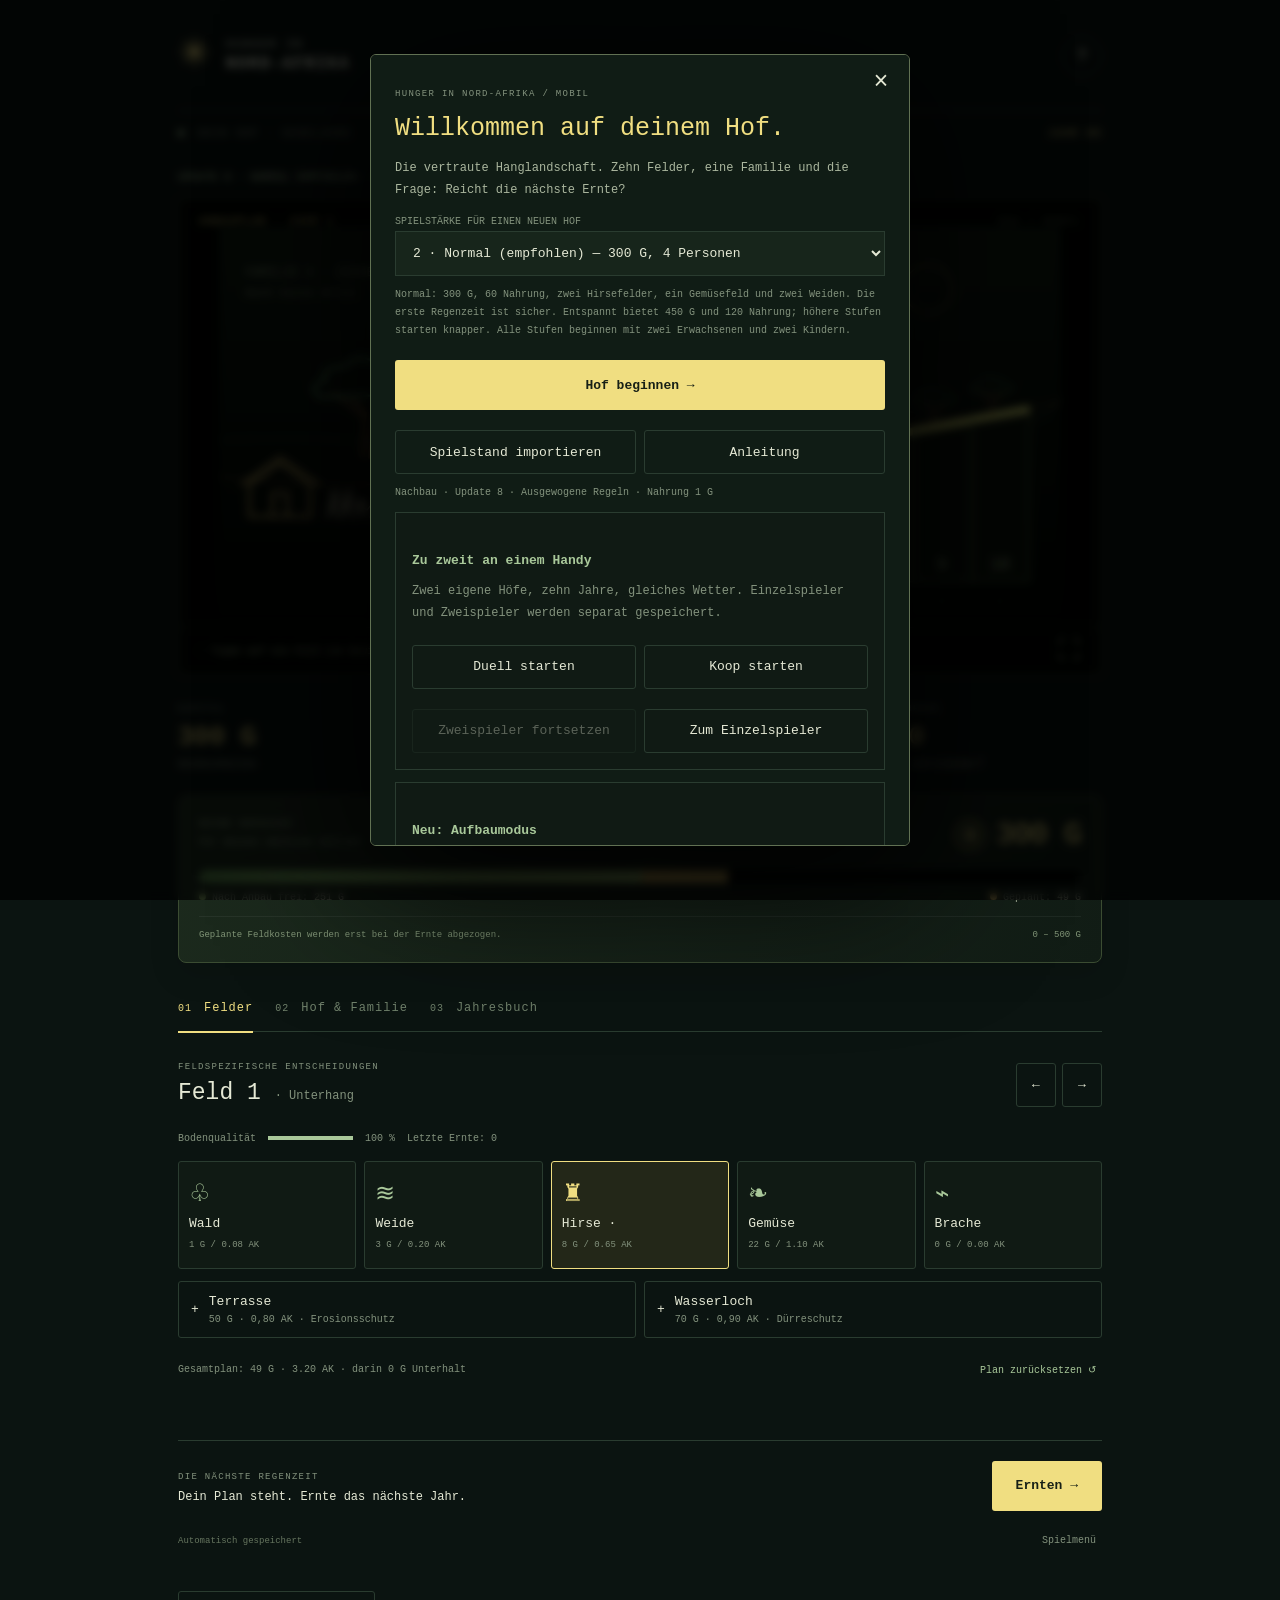
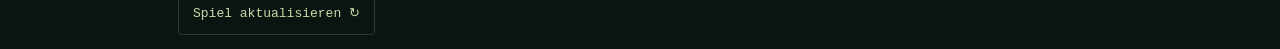
<file: index.html>
<!doctype html><html lang="de"><head><meta charset="utf-8"><meta name="viewport" content="width=device-width,initial-scale=1,viewport-fit=cover"><meta name="theme-color" content="#0b1411"><meta name="apple-mobile-web-app-capable" content="yes"><meta name="apple-mobile-web-app-title" content="Nord-Afrika"><link rel="manifest" href="manifest.webmanifest"><link rel="icon" href="icon.svg"><link rel="apple-touch-icon" href="icon-180.png"><title>Hunger in Nord-Afrika · Mobil</title><link rel="stylesheet" href="style.css?v=8"><link rel="stylesheet" href="effects.css?v=8"></head><body>
<div class="app"><header><a href="#" id="brand" aria-label="Spielinfo"><span class="brandmark">✳</span><span>HUNGER IN<br><strong>NORD-AFRIKA</strong></span></a><button class="iconbtn" id="help" aria-label="Anleitung">?</button></header>
<div class="topline"><span><i class="dot"></i> DEIN HOF · SAHELZONE</span><span id="year">JAHR 00</span></div>
<main><section class="landscape" id="landscapewrap"><div class="scenehead"><span id="season">VOR DER REGENZEIT</span><span class="live">EGA / MOBIL</span></div><svg id="scene" viewBox="0 0 800 380" role="img" aria-label="Hof mit Familie, Tieren und zehn auswählbaren Feldern"></svg><div class="scenefoot"><span>↑ Tippe auf ein Feld zum Bewirtschaften</span><button id="full" aria-label="Vollbild">⛶</button></div></section>
<section class="metrics" aria-label="Hofübersicht"><div><small>KAPITAL</small><b id="money"></b><span>Geldeinheiten</span></div><div><small>ARBEITSKRAFT</small><b id="work"></b><span id="workleft"></span></div><div><small id="herdlabel">RINDER</small><b id="herd"></b><span id="pasture"></span></div><div><small>NAHRUNG</small><b id="stock"></b><span id="need"></span></div></section>
<section class="budget" id="budgetpanel" aria-label="Geldübersicht"><div class="budgethead"><div><small>DEINE HOFKASSE</small><p id="budgetdelta">Für deinen nächsten Schritt</p></div><strong><span class="budgetcoin" aria-hidden="true">G</span><span id="budgetcapital">0 G</span></strong></div><div id="budgetbar" class="budgetbar" role="img"><i id="budgetfreebar"></i><i id="budgetreservedbar"></i></div><div class="budgetlegend"><span><em></em>Nach Anbau frei: <b id="budgetfree">0 G</b></span><span><em class="reserved"></em>Geplant: <b id="budgetplanned">0 G</b></span></div><div class="budgetfoot"><span id="budgetlast"></span><span id="budgetscale"></span></div></section>
<nav aria-label="Bereiche"><button data-tab="fields" class="active">01 <span>Felder</span></button><button data-tab="farm">02 <span>Hof & Familie</span></button><button data-tab="history">03 <span>Jahresbuch</span></button></nav>
<section id="fields" class="tab"><div class="sectiontitle"><div><small>FELDSPEZIFISCHE ENTSCHEIDUNGEN</small><h1 id="fieldtitle">Feld 1 <span>· Unterhang</span></h1></div><div class="arrows"><button id="prev" aria-label="Vorheriges Feld">←</button><button id="next" aria-label="Nächstes Feld">→</button></div></div><div id="fieldinfo"></div><div id="crops" class="cropgrid"></div><div id="improvements" class="improvements"></div><div class="planline"><span id="plantotal"></span><button id="resetplan">Plan zurücksetzen ↺</button></div><p id="warning" role="status"></p></section>
<section id="farm" class="tab" hidden><div class="sectiontitle"><div><small>ALLGEMEINE ENTSCHEIDUNGEN</small><h1>Hof & Familie</h1></div></div><div id="family"></div><div id="market"></div></section>
<section id="history" class="tab" hidden><div class="sectiontitle"><div><small>WETTER, ERTRAG UND ENTWICKLUNG</small><h1>Dein Jahresbuch</h1></div></div><div id="historycontent"></div></section>
</main><footer><div><small id="footerlabel">DIE NÄCHSTE REGENZEIT</small><strong id="footertext">Dein Plan steht.</strong></div><button id="harvest" class="primary">Ernten <span>→</span></button></footer><div class="bottom"><span id="savestatus">Automatisch gespeichert</span><button id="menu">Spielmenü</button></div></div>
<dialog id="dialog"><div id="dialogbody"></div><button class="close" id="close" aria-label="Schließen">×</button></dialog><div id="toast" role="status"></div><script src="engine.js?v=8"></script><script src="app.js?v=8"></script><script src="multiplayer.js?v=8"></script><script src="duo-ui.js?v=8"></script><script src="expansion.js?v=8"></script><script src="expansion-ui.js?v=8"></script><script src="effects.js?v=8"></script><script src="update.js?v=8"></script></body></html>
</file>
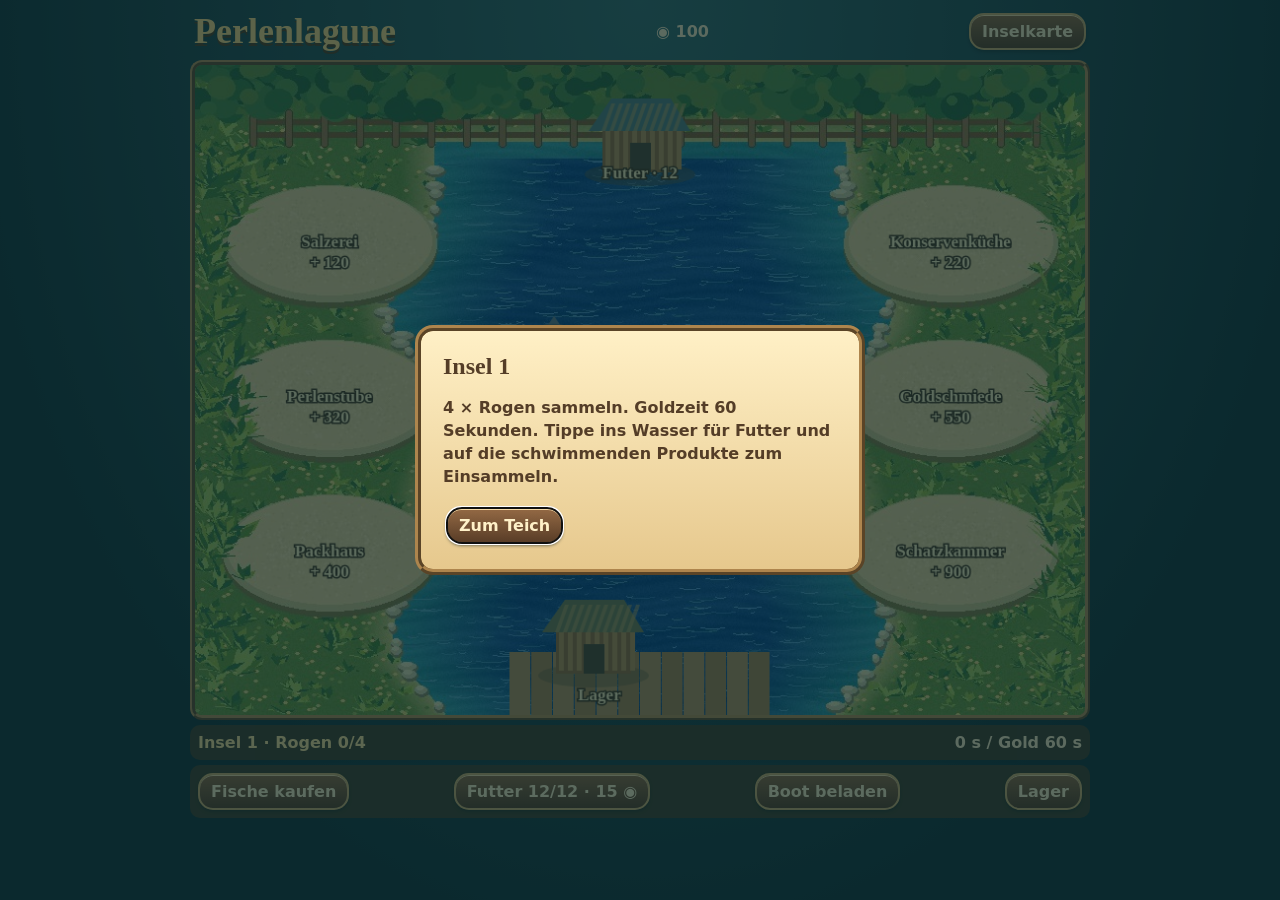
<file: farmtal/index.html>
<!doctype html><html lang="de"><meta charset="utf-8"><meta name="viewport" content="width=device-width,initial-scale=1"><title>Perlenlagune</title><style>
*{box-sizing:border-box}body{margin:0;min-height:100svh;background:radial-gradient(ellipse at top,#356c70,#112f38 75%);color:#ffedc7;font:600 16px system-ui}main{max-width:920px;margin:auto;padding:10px}header,footer,nav{display:flex;align-items:center;justify-content:space-between;gap:5px;flex-wrap:wrap}header{padding:0 4px 8px}h1{font: bold clamp(23px,4vw,36px) Georgia;margin:0;color:#ffdb88;text-shadow:0 3px #513b22}button{color:#fff1c8;background:linear-gradient(#936944,#593d27);border:2px solid #d1af70;border-radius:15px;font:inherit;cursor:pointer;padding:7px 11px;box-shadow:inset 0 1px #f3d9a7,0 2px 3px #15262980}button:disabled{opacity:.55}#pond{display:block;width:100%;aspect-ratio:900/660;border:5px ridge #b58d57;border-radius:12px;touch-action:manipulation;background:url(lagune.jpg) center/cover}nav,footer{background:#403c2b;padding:8px;border-radius:10px;margin:5px 0}#goal{color:#ffe29b}dialog{color:#543d27;background:linear-gradient(#fff0c6,#e6c88d);border:6px ridge #ae854d;border-radius:18px;padding:22px;width:min(450px,90vw)}dialog::backdrop{background:#092629a8}dialog h2{font-family:Georgia;margin:0 0 12px}dialog button{margin:3px}#message{min-height:22px;font-size:14px}p{line-height:1.45} @media(max-width:520px){main{padding:3px}body,button{font-size:12px}button{padding:6px}#pond{border-width:3px}}
</style><main><header><h1>Perlenlagune</h1><span id="coins"></span><button id="map">Inselkarte</button></header><canvas id="pond" width="900" height="660" aria-label="Fischteich mit sechs Bauplätzen"></canvas><nav><span id="goal"></span><span id="clock"></span></nav><footer><button id="fish">Fische kaufen</button><button id="food">Futter auffüllen</button><button id="ship">Boot beladen</button><button id="stock">Lager</button></footer><div id="message" role="status"></div><dialog id="dialog"></dialog></main><script src="lagune.js"></script></html>
</file>
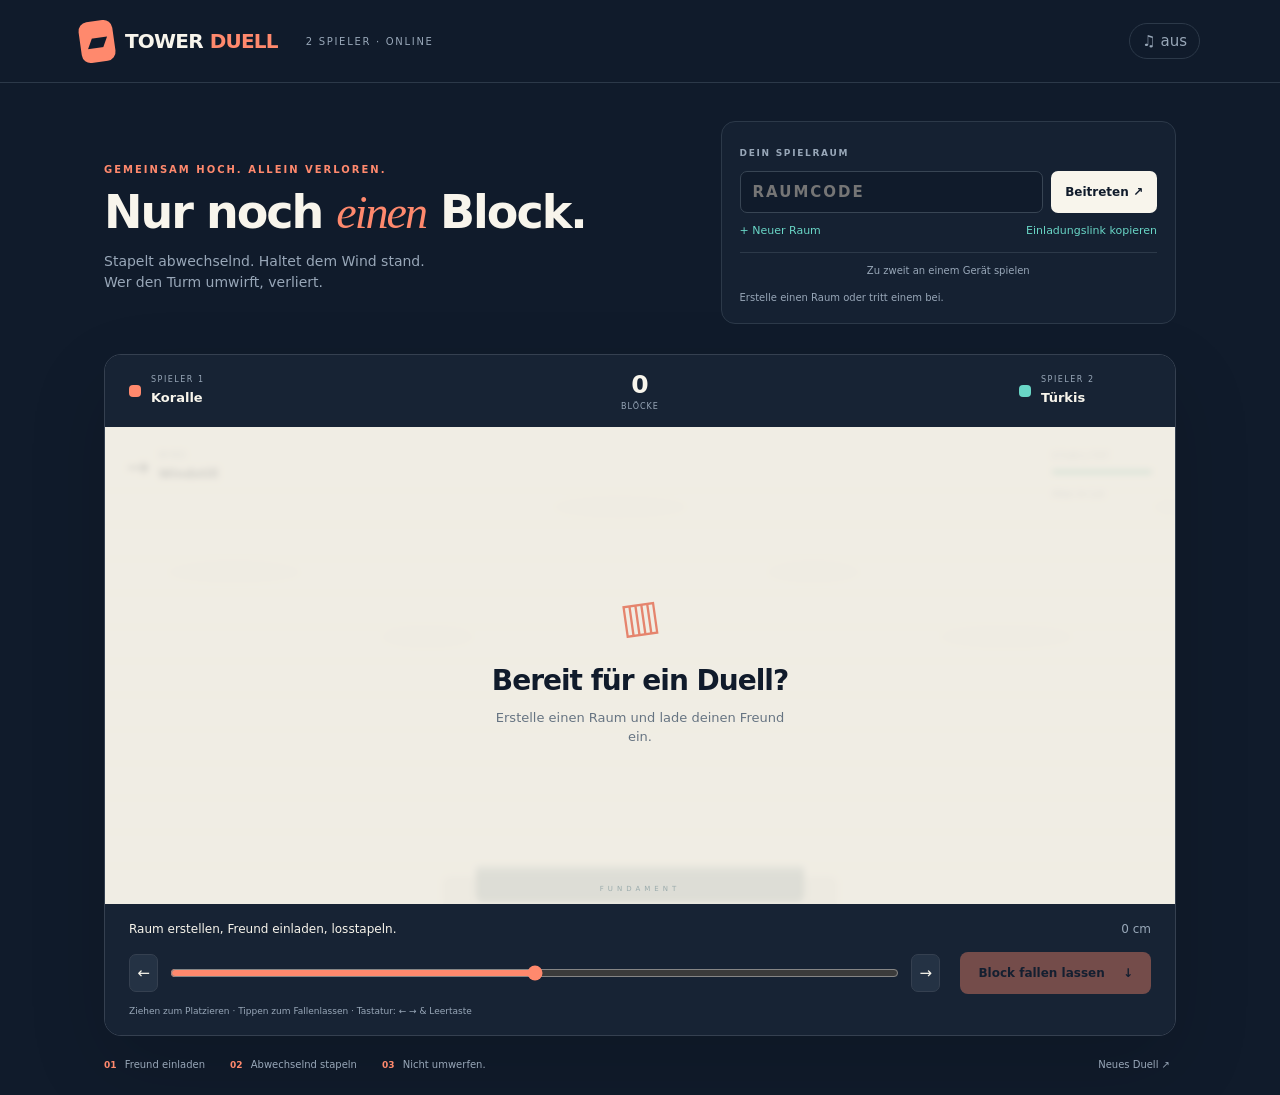
<file: tower-duell/index.html>
<!doctype html><html lang="de"><head><meta charset="utf-8"><meta name="viewport" content="width=device-width,initial-scale=1,viewport-fit=cover"><meta name="theme-color" content="#101b2b"><title>Tower Duell</title><meta property="og:title" content="Tower Duell"><meta property="og:description" content="Ein Turm. Zwei Spieler. Wer ihn umwirft, verliert."><link rel="icon" href="./favicon.svg"><link rel="stylesheet" href="./style.css"></head><body>
<header><a class="brand" href="./"><span class="logo">▰</span>TOWER<span>DUELL</span></a><span class="tag">2 SPIELER · ONLINE</span><button id="sound" class="icon" aria-label="Ton einschalten">♫ aus</button></header>
<main><section class="intro"><div><p class="eyebrow">GEMEINSAM HOCH. ALLEIN VERLOREN.</p><h1>Nur noch <em>einen</em> Block.</h1><p class="sub">Stapelt abwechselnd. Haltet dem Wind stand.<br>Wer den Turm umwirft, verliert.</p></div><div class="room-card"><label for="roomInput">DEIN SPIELRAUM</label><div class="room-entry"><input id="roomInput" maxlength="32" placeholder="Raumcode" aria-label="Raumcode"><button id="join">Beitreten ↗</button></div><div class="room-actions"><button id="create">+ Neuer Raum</button><button id="invite">Einladungslink kopieren</button></div><button id="local" class="local-button">Zu zweit an einem Gerät spielen</button><p id="connection" role="status">Erstelle einen Raum oder tritt einem bei.</p></div></section>
<section class="game"><div class="game-head"><div class="player" id="p0"><span class="dot coral"></span><div><small>SPIELER 1</small><strong id="name0">Koralle</strong></div><span class="turn-indicator">AM ZUG</span></div><div class="height"><strong id="height">0</strong><span>BLÖCKE</span></div><div class="player" id="p1"><span class="dot teal"></span><div><small>SPIELER 2</small><strong id="name1">Türkis</strong></div><span class="turn-indicator">AM ZUG</span></div></div>
<div class="arena"><canvas id="canvas" aria-label="Spielfeld mit Turm. Position mit Regler oder Pfeiltasten wählen."></canvas><div class="weather"><span id="windArrow">→</span><div><small>WIND</small><strong id="wind">Windstill</strong></div></div><div class="risk"><small>STABILITÄT</small><div><i id="riskFill"></i></div><span id="riskText">Alles im Lot</span></div><div id="overlay"><span class="over-icon">▥</span><h2 id="overlayTitle">Bereit für ein Duell?</h2><p id="overlayText">Erstelle einen Raum und lade deinen Freund ein.</p><button id="rematch" hidden>Revanche ↻</button></div><div class="ground-label">FUNDAMENT</div></div>
<div class="controls"><div class="status-line"><span id="status" role="status" aria-live="polite">Raum erstellen, Freund einladen, losstapeln.</span><span id="positionLabel">0 cm</span></div><div class="input-row"><button id="left" class="nudge" aria-label="Block nach links">←</button><input id="position" type="range" min="-220" max="220" value="0" step="1" aria-label="Horizontale Blockposition"><button id="right" class="nudge" aria-label="Block nach rechts">→</button><button id="drop" disabled>Block fallen lassen <span>↓</span></button></div><p class="hint">Ziehen zum Platzieren · Tippen zum Fallenlassen · Tastatur: ← → & Leertaste</p></div></section><footer><span><b>01</b> Freund einladen</span><span><b>02</b> Abwechselnd stapeln</span><span><b>03</b> Nicht umwerfen.</span><button id="newRoom">Neues Duell ↗</button></footer></main><div id="toast" role="status"></div><script src="./vendor/peerjs.min.js"></script><script type="module" src="./client.js?v=5"></script></body></html>
</file>
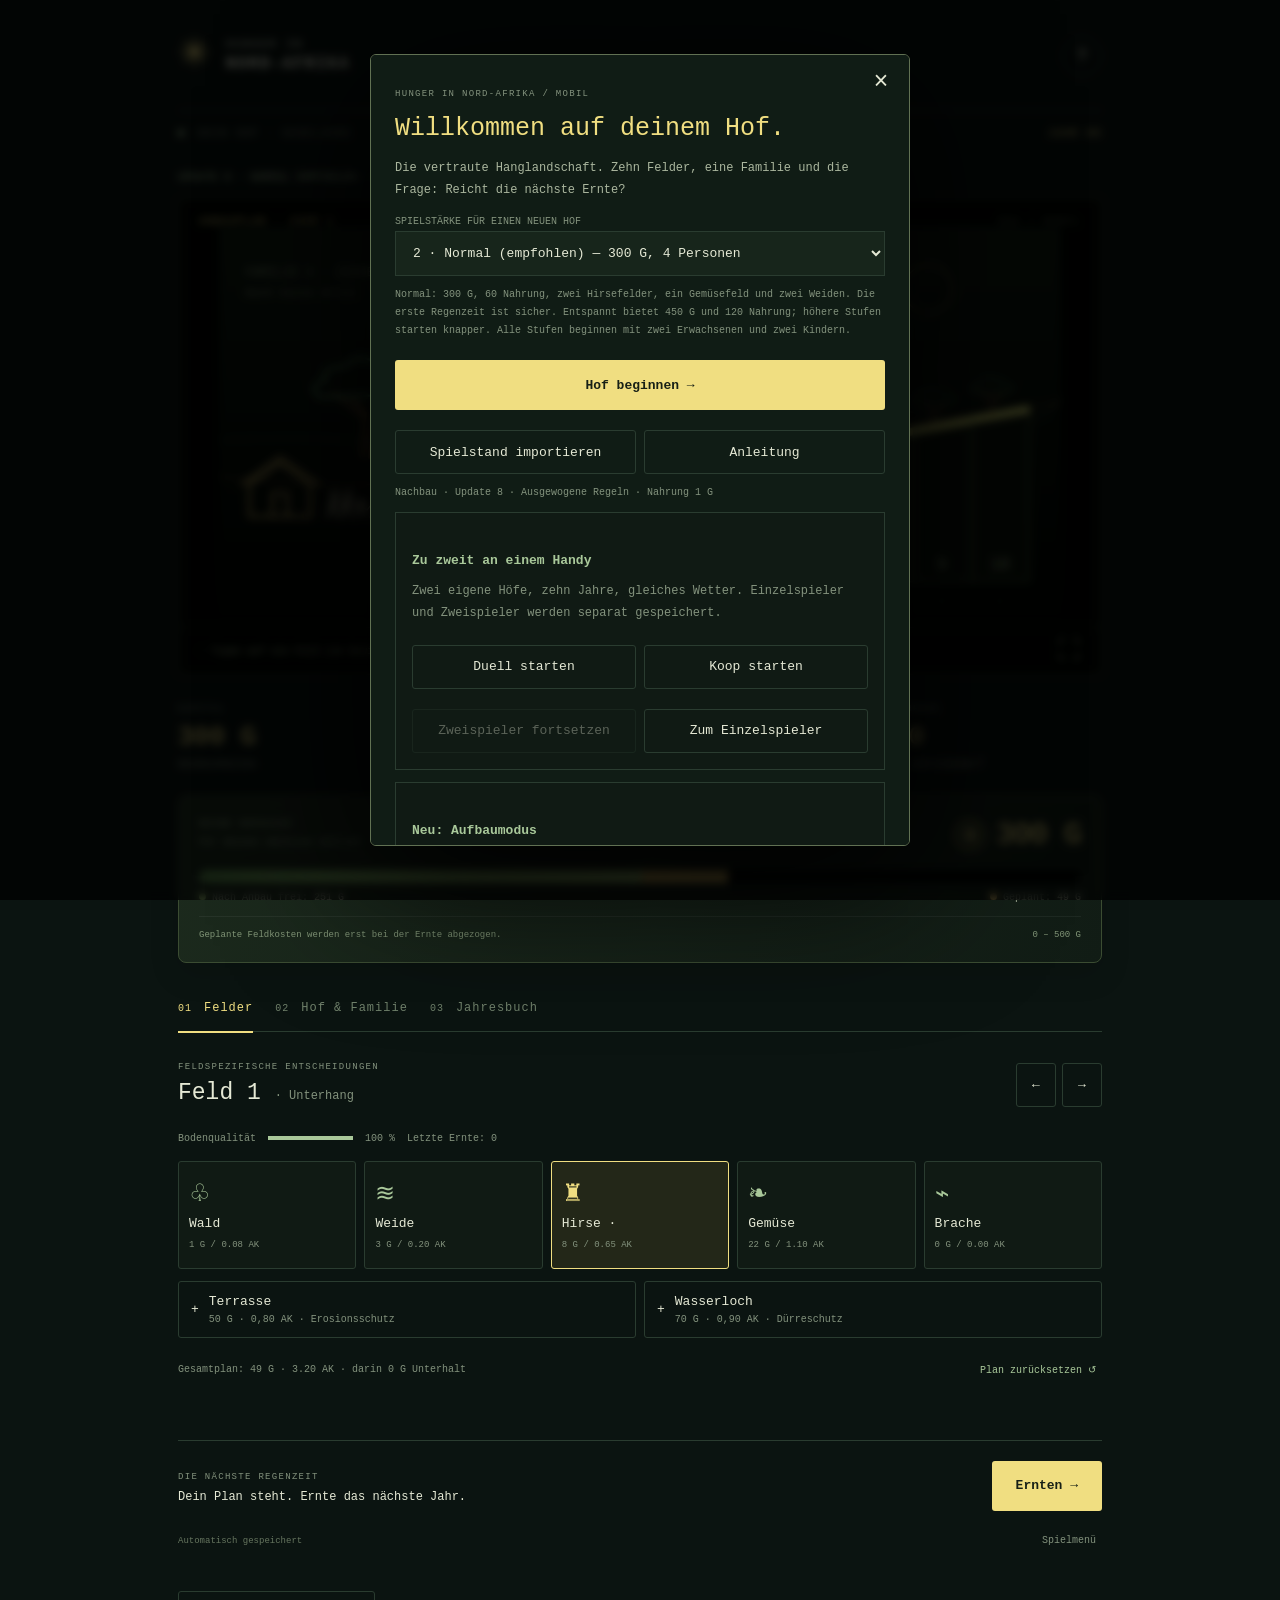
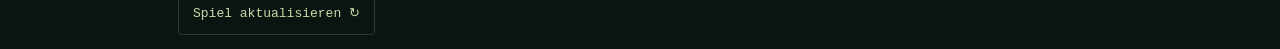
<file: play.html>
<!doctype html><html lang="de"><head><meta charset="utf-8"><meta name="viewport" content="width=device-width,initial-scale=1,viewport-fit=cover"><meta name="theme-color" content="#0b1411"><meta name="apple-mobile-web-app-capable" content="yes"><meta name="apple-mobile-web-app-title" content="Nord-Afrika"><link rel="manifest" href="manifest.webmanifest"><link rel="icon" href="icon.svg"><link rel="apple-touch-icon" href="icon-180.png"><title>Hunger in Nord-Afrika · Mobil</title><link rel="stylesheet" href="style.css?v=8"><link rel="stylesheet" href="effects.css?v=8"></head><body>
<div class="app"><header><a href="#" id="brand" aria-label="Spielinfo"><span class="brandmark">✳</span><span>HUNGER IN<br><strong>NORD-AFRIKA</strong></span></a><button class="iconbtn" id="help" aria-label="Anleitung">?</button></header>
<div class="topline"><span><i class="dot"></i> DEIN HOF · SAHELZONE</span><span id="year">JAHR 00</span></div>
<main><section class="landscape" id="landscapewrap"><div class="scenehead"><span id="season">VOR DER REGENZEIT</span><span class="live">EGA / MOBIL</span></div><svg id="scene" viewBox="0 0 800 380" role="img" aria-label="Hof mit Familie, Tieren und zehn auswählbaren Feldern"></svg><div class="scenefoot"><span>↑ Tippe auf ein Feld zum Bewirtschaften</span><button id="full" aria-label="Vollbild">⛶</button></div></section>
<section class="metrics" aria-label="Hofübersicht"><div><small>KAPITAL</small><b id="money"></b><span>Geldeinheiten</span></div><div><small>ARBEITSKRAFT</small><b id="work"></b><span id="workleft"></span></div><div><small id="herdlabel">RINDER</small><b id="herd"></b><span id="pasture"></span></div><div><small>NAHRUNG</small><b id="stock"></b><span id="need"></span></div></section>
<section class="budget" id="budgetpanel" aria-label="Geldübersicht"><div class="budgethead"><div><small>DEINE HOFKASSE</small><p id="budgetdelta">Für deinen nächsten Schritt</p></div><strong><span class="budgetcoin" aria-hidden="true">G</span><span id="budgetcapital">0 G</span></strong></div><div id="budgetbar" class="budgetbar" role="img"><i id="budgetfreebar"></i><i id="budgetreservedbar"></i></div><div class="budgetlegend"><span><em></em>Nach Anbau frei: <b id="budgetfree">0 G</b></span><span><em class="reserved"></em>Geplant: <b id="budgetplanned">0 G</b></span></div><div class="budgetfoot"><span id="budgetlast"></span><span id="budgetscale"></span></div></section>
<nav aria-label="Bereiche"><button data-tab="fields" class="active">01 <span>Felder</span></button><button data-tab="farm">02 <span>Hof & Familie</span></button><button data-tab="history">03 <span>Jahresbuch</span></button></nav>
<section id="fields" class="tab"><div class="sectiontitle"><div><small>FELDSPEZIFISCHE ENTSCHEIDUNGEN</small><h1 id="fieldtitle">Feld 1 <span>· Unterhang</span></h1></div><div class="arrows"><button id="prev" aria-label="Vorheriges Feld">←</button><button id="next" aria-label="Nächstes Feld">→</button></div></div><div id="fieldinfo"></div><div id="crops" class="cropgrid"></div><div id="improvements" class="improvements"></div><div class="planline"><span id="plantotal"></span><button id="resetplan">Plan zurücksetzen ↺</button></div><p id="warning" role="status"></p></section>
<section id="farm" class="tab" hidden><div class="sectiontitle"><div><small>ALLGEMEINE ENTSCHEIDUNGEN</small><h1>Hof & Familie</h1></div></div><div id="family"></div><div id="market"></div></section>
<section id="history" class="tab" hidden><div class="sectiontitle"><div><small>WETTER, ERTRAG UND ENTWICKLUNG</small><h1>Dein Jahresbuch</h1></div></div><div id="historycontent"></div></section>
</main><footer><div><small id="footerlabel">DIE NÄCHSTE REGENZEIT</small><strong id="footertext">Dein Plan steht.</strong></div><button id="harvest" class="primary">Ernten <span>→</span></button></footer><div class="bottom"><span id="savestatus">Automatisch gespeichert</span><button id="menu">Spielmenü</button></div></div>
<dialog id="dialog"><div id="dialogbody"></div><button class="close" id="close" aria-label="Schließen">×</button></dialog><div id="toast" role="status"></div><script src="engine.js?v=8"></script><script src="app.js?v=8"></script><script src="multiplayer.js?v=8"></script><script src="duo-ui.js?v=8"></script><script src="expansion.js?v=8"></script><script src="expansion-ui.js?v=8"></script><script src="effects.js?v=8"></script><script src="update.js?v=8"></script></body></html>
</file>
<file: style.css>
:root{color-scheme:dark;--bg:#0b1411;--panel:#111e18;--line:#2a3c30;--green:#a9c89a;--muted:#83927d;--yellow:#f0de81;--ink:#e5e9d5}*{box-sizing:border-box}body{margin:0;background:var(--bg);color:var(--ink);font-family:ui-monospace,SFMono-Regular,Consolas,monospace;font-size:13px}button,a{-webkit-tap-highlight-color:transparent}button{font:inherit;color:inherit;cursor:pointer;border:1px solid var(--line);background:transparent;min-height:44px;border-radius:3px;touch-action:manipulation}button:focus-visible,a:focus-visible{outline:2px solid var(--yellow);outline-offset:3px}button:disabled{opacity:.35;cursor:not-allowed}a{color:inherit;text-decoration:none}.app{max-width:980px;margin:auto;padding:0 28px}header{display:flex;align-items:center;justify-content:space-between;padding:28px 0 25px}#brand{display:flex;gap:13px;align-items:center;font-size:11px;line-height:1.45;letter-spacing:2px}#brand strong{font-size:16px;letter-spacing:1.7px}.brandmark{font-size:39px;color:var(--yellow)}.iconbtn{width:40px;min-height:40px;border-radius:50%;font-size:18px}.topline{border-top:1px solid var(--line);display:flex;justify-content:space-between;padding:17px 0;font-size:10px;letter-spacing:1.7px;color:var(--muted)}#year{color:var(--yellow)}.dot{display:inline-block;width:6px;height:6px;border-radius:50%;background:var(--green);margin-right:6px}.landscape{border:1px solid #34432b;background:#030704;position:relative;overflow:hidden}.landscape:after{content:'';position:absolute;inset:0;pointer-events:none;background:repeating-linear-gradient(transparent 0px,transparent 3px,#0002 4px);opacity:.5}.scenehead{display:flex;justify-content:space-between;padding:17px 20px 0;font-size:10px;letter-spacing:1.5px;color:var(--yellow)}.live{color:#54634a}#scene{display:block;width:100%;height:auto;max-height:400px}#scene [data-field]{cursor:pointer}.scenefoot{padding:8px 14px 8px 20px;display:flex;align-items:center;justify-content:space-between;color:#93a77c;font-size:10px;border-top:1px solid #233120}.scenefoot button{border:0;min-height:30px;font-size:24px;z-index:1}.metrics{display:grid;grid-template-columns:repeat(4,1fr);padding:25px 0}.metrics>div{padding-left:22px;border-right:1px solid var(--line)}.metrics>div:first-child{padding:0}.metrics>div:last-child{border:0}small{font-size:9px;letter-spacing:1.3px;color:var(--muted)}.metrics b{display:block;font-size:26px;font-weight:400;margin:7px 0;color:var(--yellow)}.metrics span{display:block;font-size:10px;color:var(--muted)}nav{display:flex;gap:22px;border-bottom:1px solid var(--line)}nav button{border:0;border-radius:0;color:#70816b;padding:16px 0;font-size:10px;letter-spacing:1px}nav button span{font-size:12px;margin-left:5px}nav button.active{color:var(--yellow);box-shadow:0 2px var(--yellow)}.tab{padding:26px 0 10px;min-height:300px}.sectiontitle{display:flex;justify-content:space-between;align-items:center;margin-bottom:20px}h1{font-size:23px;font-weight:400;margin:7px 0}h1 span{font-size:12px;color:var(--muted)}.arrows{display:flex;gap:6px}.arrows button{width:40px}.soilrow{display:flex;align-items:center;gap:12px;font-size:10px;color:var(--muted);margin-bottom:17px}.soilbar{height:4px;width:85px;background:#283226}.soilbar i{display:block;height:100%;background:var(--green)}.cropgrid{display:grid;grid-template-columns:repeat(5,1fr);gap:8px}.crop{min-height:108px;padding:12px 10px;text-align:left;background:#101a14}.crop.selected{border-color:var(--yellow);background:#232718}.crop .glyph{font-size:24px;display:block;height:32px;color:var(--green)}.crop.selected .glyph{color:var(--yellow)}.crop b{display:block;font-weight:400;margin:5px 0}.crop small{font-size:9px;letter-spacing:0}.improvements{display:grid;grid-template-columns:1fr 1fr;gap:8px;margin-top:12px}.improvements button{padding:12px;text-align:left;display:flex;gap:10px;align-items:center}.improvements small{display:block;letter-spacing:0;font-size:10px;margin-top:5px}.improvements .checked{border-color:#779668;color:var(--green)}.planline{display:flex;justify-content:space-between;align-items:center;color:var(--muted);font-size:10px;margin-top:10px}.planline button{border:0;color:var(--green);font-size:10px}#warning{color:#eda589;font-size:11px;min-height:16px}footer{border-top:1px solid var(--line);padding:20px 0 8px;display:flex;justify-content:space-between;align-items:center;gap:10px}footer strong{display:block;font-weight:400;margin-top:7px;font-size:12px}.primary{background:var(--yellow);color:#172016;border:0;padding:0 24px;font-weight:bold;min-height:50px;font-size:13px}.primary span{margin-left:25px}.bottom{display:flex;justify-content:space-between;align-items:center;font-size:9px;color:#66755f;padding-bottom:max(20px,env(safe-area-inset-bottom))}.bottom button{border:0;font-size:10px;color:var(--muted)}.card{border:1px solid var(--line);padding:16px;margin-bottom:12px;background:#101a14}.card h2{font-size:15px;font-weight:400;margin:0 0 10px}.card p{color:var(--muted);line-height:1.8;font-size:12px}.trade{display:flex;justify-content:space-between;gap:10px;align-items:center;border-top:1px solid var(--line);padding:14px 0}.trade:first-child{border:0}.trade small{display:block;letter-spacing:0;font-size:10px;margin-top:5px}.trade button{min-width:44px;padding:0 10px}.controls{display:flex;gap:6px;align-items:center}.people{display:flex;gap:12px;flex-wrap:wrap;margin:18px 0;color:var(--green)}.people div{text-align:center}.people svg{width:30px;height:45px;display:block}.people small{letter-spacing:0}.tag{color:var(--yellow)}.empty{text-align:center;padding:30px 0;color:var(--muted);line-height:1.8}dialog{color:var(--ink);background:#101c15;border:1px solid #617153;border-radius:6px;max-width:540px;width:calc(100% - 28px);max-height:88dvh;padding:30px 24px;box-shadow:0 30px 150px #000;position:fixed}dialog::backdrop{background:#000b;backdrop-filter:blur(4px)}dialog h2{font-size:25px;font-weight:400;color:var(--yellow);margin:14px 0}dialog h3{font-size:13px;color:var(--green);margin-top:24px}dialog p,dialog li{font-size:12px;line-height:1.85;color:#aab69e}dialog ul{padding-left:18px}.close{position:absolute;top:5px;right:8px;width:40px;border:0;font-size:25px}.dialogactions{display:flex;gap:8px;flex-wrap:wrap;margin-top:20px}.dialogactions button{flex:1;padding:10px;white-space:nowrap}select{font:inherit;width:100%;padding:13px;background:#17251b;border:1px solid var(--line);color:var(--ink)}.reportgrid{display:grid;grid-template-columns:1fr 1fr;gap:10px}.reportgrid div{padding:13px;background:#19271b}.reportgrid b{display:block;font-size:22px;margin-top:6px;color:var(--yellow)}#toast{position:fixed;bottom:25px;left:50%;transform:translateX(-50%);padding:13px 20px;background:var(--yellow);color:#152017;z-index:5;max-width:90%;display:none;font-size:12px}table{width:100%;border-collapse:collapse;font-size:11px}td,th{padding:12px 6px;border-bottom:1px solid var(--line);text-align:left}th{color:var(--muted);font-size:9px;font-weight:400}a.source{color:var(--green);text-decoration:underline}.subtle{color:var(--muted);font-size:10px;line-height:1.8}.historyscroll{overflow:auto} [hidden]{display:none!important}@media(max-width:600px){.app{padding:0 16px}header{padding:18px 0}#brand strong{font-size:14px}.topline{font-size:9px;letter-spacing:1px}.scenehead{padding:13px 12px 0;font-size:8px}.scenefoot{padding-left:10px;font-size:8px}.metrics{padding:19px 0}.metrics>div{padding-left:10px}.metrics b{font-size:21px}.metrics small{font-size:8px;letter-spacing:.5px}.metrics span{font-size:8px}nav{gap:17px}nav button span{font-size:10px;margin-left:3px}nav button{font-size:9px}.tab{padding-top:22px}h1{font-size:21px}.cropgrid{grid-template-columns:repeat(3,1fr)}.crop{min-height:95px}.crop:nth-child(4),.crop:nth-child(5){min-height:85px}.improvements{gap:6px}.improvements button{padding:10px;font-size:11px}.improvements small{font-size:9px}.planline{font-size:9px}.planline button{font-size:9px}footer{position:sticky;bottom:0;background:var(--bg);padding-bottom:14px;z-index:2}footer small{font-size:8px}footer strong{font-size:10px}.primary{padding:0 18px}h1 span{font-size:10px}.sectiontitle small{font-size:8px}.reportgrid b{font-size:20px}}@media(prefers-reduced-motion:no-preference){.dot{animation:blink 3s infinite}@keyframes blink{50%{opacity:.4}}}


#duopanel{margin-bottom:16px}#duopanel h2{margin-top:12px}.duoscores{display:flex;justify-content:space-between;gap:12px;flex-wrap:wrap}#duopanel .dialogactions button{white-space:normal}

.buildgrid{display:grid;grid-template-columns:1fr 1fr;gap:10px;margin-top:18px}.buildgrid .card{margin:0;display:flex;flex-direction:column}.buildgrid p{flex:1}.buildgrid h3{font-size:13px;color:var(--yellow)}.buildicon{color:var(--green)}.buildgrid button{padding:8px}#expansionpanel{margin-bottom:20px}@media(max-width:420px){.buildgrid{gap:6px}.buildgrid .card{padding:10px}.buildgrid p{font-size:10px}}

.techtree{margin-top:24px;border-top:1px solid var(--line)}.techgrid{display:grid;grid-template-columns:1fr 1fr;gap:8px}.techgrid .card{margin:0;display:flex;flex-direction:column;gap:10px}.techgrid h4{margin:0;color:var(--yellow)}.techgrid p{margin:0;flex:1}.techgrid small{letter-spacing:0;line-height:1.6}.techdone{border-color:var(--green)}.techgrid button{white-space:normal;padding:8px}@media(max-width:420px){.techgrid{grid-template-columns:1fr}}
</file>
<file: effects.css>
.budget{padding:19px 20px;margin:0 0 22px;border:1px solid #3b4c32;border-radius:8px;background:linear-gradient(120deg,#1c2a1d,#111c15);box-shadow:0 12px 30px #0002}.budgethead{display:flex;justify-content:space-between;align-items:center;gap:12px}.budgethead small{color:#adc69a}.budgethead strong{font-size:30px;font-weight:400;letter-spacing:-1px;color:#f0de81}.budgethead p{margin:7px 0;font-size:10px;color:#8da282}.budgetcoin{display:inline-flex;align-items:center;justify-content:center;background:#f0de8120;border:1px solid #b5a75480;width:34px;height:34px;border-radius:50%;color:#f0de81;margin-right:9px;font-size:17px;vertical-align:middle}.budgetbar{display:flex;overflow:hidden;height:13px;border-radius:20px;background:#030805;box-shadow:inset 0 1px 3px #0007;margin:15px 0 9px}.budgetbar i{display:block;height:100%;transition:width .55s cubic-bezier(.2,.8,.2,1)}#budgetfreebar{background:linear-gradient(90deg,#517e46,#a6ce78)}#budgetreservedbar{background:repeating-linear-gradient(120deg,#dfc46d 0px,#dfc46d 5px,#bd9e44 6px,#bd9e44 9px)}.budgetlegend{display:flex;justify-content:space-between;gap:14px;color:#a6b19a;font-size:10px}.budgetlegend b{color:#e4eacb;font-weight:400}.budgetlegend em{display:inline-block;width:7px;height:7px;border-radius:50%;margin-right:6px;background:#a6ce78}.budgetlegend em.reserved{background:#dfc46d}.budgetfoot{display:flex;justify-content:space-between;gap:10px;margin-top:13px;border-top:1px solid #ffffff0d;padding-top:11px;font-size:9px;line-height:1.6;color:#819577}.budgetfoot span:first-child{max-width:80%}.budget.overbudget{border-color:#b67558}.overbudget #budgetfree{color:#efad89}.money-up{color:#b5d994!important}.money-down{color:#efb18e!important}.crop-sway>g{transform-box:fill-box;transform-origin:bottom center;animation:crop-wind 3.8s ease-in-out infinite;animation-delay:var(--sway-delay)}@keyframes crop-wind{50%{rotate:3deg}}.weather-rain{pointer-events:none;stroke:#76b5aa;stroke-width:1;opacity:.35}.weather-rain path{animation:rain-fall 1.1s linear infinite}@keyframes rain-fall{from{translate:0 -15px;opacity:0}25%{opacity:.65}to{translate:-8px 25px;opacity:0}}#field-fx{pointer-events:none}.working-farmer{animation:plough-walk 1.5s linear both}.hoe{transform-box:fill-box;transform-origin:top left;animation:hoe-dig .3s ease-in-out infinite}.dust{animation:dust-rise .4s infinite}.furrows{stroke-dasharray:50;animation:furrow-draw 1.3s ease-out both}.sown-seeds{animation:seed-drop 1.4s ease-out both}.field-caption{font:11px monospace;fill:#f0de81;paint-order:stroke;stroke:#061007;stroke-width:4px;animation:caption-float 1.7s ease-out both}@keyframes plough-walk{from{translate:0 0}to{translate:36px -7px}}@keyframes hoe-dig{50%{rotate:-25deg}}@keyframes dust-rise{to{translate:-4px -7px;opacity:0}}@keyframes furrow-draw{from{stroke-dashoffset:50}to{stroke-dashoffset:0}}@keyframes seed-drop{0%,30%{translate:0 -18px;opacity:0}70%{opacity:1}100%{translate:0 0;opacity:0}}@keyframes caption-float{0%{opacity:0;translate:0 4px}20%,75%{opacity:1}100%{opacity:0;translate:0 -12px}}.harvesting{animation:harvest-light .65s ease-in-out}.harvest-particle{font:16px monospace;fill:#f0de81;paint-order:stroke;stroke:#081207;stroke-width:2px;animation:harvest-rise 1.4s ease-out both}.harvest-glow{pointer-events:none}@keyframes harvest-rise{from{translate:0 0;opacity:0}25%{opacity:1}to{translate:0 -45px;opacity:0}}@keyframes harvest-light{50%{filter:brightness(1.5)}}.weather-story svg{display:block;width:130px;height:54px;margin:5px auto;fill:none;stroke:#e3d17c;stroke-width:2}.weather-story .rain-story{stroke:#7fbaa8;animation:rain-fall 1s linear infinite}.sun-story{transform-box:fill-box;transform-origin:center;animation:sun-turn 22s linear infinite}@keyframes sun-turn{to{rotate:360deg}}@media(max-width:600px){.budget{padding:16px 14px;margin-bottom:16px}.budgethead strong{font-size:26px}.budgethead p{font-size:9px}.budgetfoot{font-size:8px}.budgetlegend{font-size:9px}.budgetcoin{width:28px;height:28px;font-size:14px}}@media(prefers-reduced-motion:reduce){.budgetbar i{transition:none}.crop-sway>g,.weather-rain path,.working-farmer,.hoe,.dust,.furrows,.sown-seeds,.field-caption,.harvesting,.harvest-particle,.rain-story,.sun-story{animation:none!important}}
</file>
<file: tower-duell/style.css>
:root{color-scheme:dark;--bg:#101b2b;--line:#2c3949;--text:#f8f5ec;--muted:#98a7b8;--coral:#ff896d;--teal:#69d6c6}*{box-sizing:border-box}body{margin:0;background:var(--bg);color:var(--text);font:15px/1.5 system-ui,-apple-system,sans-serif}button,input{font:inherit}button{cursor:pointer;border:0;transition:filter .15s,transform .15s}button:hover{filter:brightness(1.12)}button:active{transform:translateY(1px)}button:focus-visible,a:focus-visible,input:focus-visible{outline:3px solid var(--teal);outline-offset:4px}button:disabled{opacity:.4;cursor:default}header{height:83px;border-bottom:1px solid var(--line);display:flex;align-items:center;gap:28px;padding:0 max(24px,calc((100vw - 1120px)/2))}.brand{display:flex;align-items:center;gap:7px;color:var(--text);font-weight:850;text-decoration:none;letter-spacing:-.8px;font-size:20px}.brand>span:last-child{color:var(--coral)}.logo{background:var(--coral);color:var(--bg);border-radius:9px;padding:0 7px;font-size:27px;transform:rotate(-8deg);margin-right:4px}.tag{font-size:10px;letter-spacing:1.7px;color:var(--muted)}.icon{margin-left:auto;background:transparent;color:var(--muted);border:1px solid var(--line);border-radius:20px;padding:6px 12px}main{max-width:1120px;margin:auto;padding:38px 24px 22px}.intro{display:grid;grid-template-columns:1.2fr 1fr;gap:70px;align-items:center;margin-bottom:30px}.eyebrow{font-size:10px;letter-spacing:2px;color:var(--coral);font-weight:700}h1{font-size:clamp(30px,3.6vw,46px);line-height:1.1;letter-spacing:-2px;margin:10px 0 12px}h1 em{font-family:Georgia,serif;font-weight:400;color:var(--coral)}.sub{color:var(--muted);margin:0;font-size:14px}.room-card{border:1px solid var(--line);padding:18px;border-radius:14px;background:#152132}.room-card label{font-size:9px;font-weight:750;letter-spacing:1.7px;color:var(--muted)}.room-entry{display:flex;gap:8px;margin-top:8px}.room-entry input{min-width:0;width:100%;border:1px solid #384554;border-radius:7px;background:#101b2b;color:var(--text);padding:9px 12px;text-transform:uppercase;letter-spacing:2px;font-weight:700}.room-entry button{background:var(--text);border-radius:7px;color:var(--bg);padding:9px 14px;white-space:nowrap;font-size:12px;font-weight:700}.room-actions{display:flex;justify-content:space-between;margin-top:10px;gap:10px}.room-actions button{padding:0;background:transparent;color:var(--teal);font-size:11px}.room-card p{font-size:10px;margin:10px 0 0;color:var(--muted)}.game{border:1px solid #354050;border-radius:17px;overflow:hidden;box-shadow:0 30px 80px #0002}.game-head{display:flex;align-items:center;justify-content:space-between;padding:16px 24px;background:#172334}.player{display:flex;align-items:center;gap:10px;width:40%}.player:last-child{justify-content:flex-end}.player small{font-size:8px;letter-spacing:1.5px;display:block;color:var(--muted)}.player strong{font-size:13px}.dot{width:12px;height:12px;border-radius:4px;display:inline-block}.coral{background:var(--coral)}.teal{background:var(--teal)}.turn-indicator{font-size:8px;border:1px solid var(--coral);color:var(--coral);padding:3px 6px;border-radius:4px;visibility:hidden}.active .turn-indicator{visibility:visible}#p1 .turn-indicator{border-color:var(--teal);color:var(--teal)}.height{text-align:center;line-height:1.1}.height strong{font-size:25px}.height span{font-size:8px;letter-spacing:1px;display:block;margin-top:4px;color:var(--muted)}.arena{height:min(53vh,480px);min-height:290px;background:#f0ede4;position:relative;color:var(--bg);overflow:hidden}canvas{display:block;width:100%;height:100%;touch-action:none}.weather{position:absolute;top:20px;left:22px;display:flex;align-items:center;gap:9px;pointer-events:none}.weather>span{font-size:27px}.weather small,.risk small{display:block;letter-spacing:1.5px;font-size:8px;color:#687786}.weather strong{font-size:12px}.risk{position:absolute;top:24px;right:23px;width:100px;pointer-events:none}.risk>div{height:4px;background:#d4d9d2;border-radius:4px;margin:7px 0}.risk i{display:block;width:100%;height:100%;background:#419e8b;border-radius:4px;transition:width .4s}.risk span{font-size:9px;color:#687786}#overlay{position:absolute;inset:0;display:flex;flex-direction:column;justify-content:center;align-items:center;text-align:center;background:#f0ede4dc;backdrop-filter:blur(3px);padding:25px}#overlay[hidden]{display:none}.over-icon{font-size:42px;color:#e5846d;transform:rotate(-8deg)}h2{letter-spacing:-1px;margin:12px 0 6px;font-size:28px}#overlay p{font-size:13px;color:#667482;max-width:290px;margin:0}#rematch{margin-top:20px;background:var(--bg);color:var(--text);padding:12px 24px;border-radius:9px;font-weight:700}.ground-label{position:absolute;bottom:10px;left:0;right:0;text-align:center;font-size:7px;letter-spacing:4px;color:#9aabac;pointer-events:none}.controls{padding:16px 24px;background:#172334}.status-line{display:flex;justify-content:space-between;font-size:12px;margin-bottom:14px}#positionLabel{color:var(--muted);font-variant-numeric:tabular-nums}.input-row{display:flex;gap:10px;align-items:center}.nudge{width:35px;height:38px;color:var(--text);background:#243244;border:1px solid #354050;border-radius:7px}input[type=range]{width:100%;min-width:30px;accent-color:var(--coral);cursor:ew-resize}#drop{white-space:nowrap;background:var(--coral);padding:12px 18px;border-radius:8px;font-weight:800;color:var(--bg);font-size:12px;margin-left:10px}#drop span{margin-left:14px}.hint{font-size:9px;color:var(--muted);margin:11px 0 0}footer{display:flex;gap:25px;align-items:center;margin-top:20px;color:var(--muted);font-size:10px}footer b{color:var(--coral);margin-right:5px;font-size:9px}footer button{margin-left:auto;color:var(--muted);background:transparent;font-size:10px}#toast{position:fixed;bottom:25px;left:50%;transform:translateX(-50%);background:var(--text);color:var(--bg);padding:12px 22px;border-radius:10px;box-shadow:0 5px 35px #0003;font-size:13px;opacity:0;pointer-events:none;z-index:10;transition:opacity .2s}#toast.visible{opacity:1}@media(max-width:650px){header{height:65px;padding:0 18px;gap:12px}.brand{font-size:16px}.tag{display:none}main{padding:20px 12px}.intro{grid-template-columns:1fr;gap:18px;margin-bottom:18px}.eyebrow{font-size:8px}h1{font-size:34px;margin:8px 0}.sub{font-size:12px}.sub br{display:none}.room-card{padding:12px}.room-entry{margin-top:5px}.game-head{padding:12px}.player{gap:6px}.player strong{font-size:11px}.turn-indicator{font-size:6px;padding:3px}.height strong{font-size:21px}.arena{height:43vh;min-height:300px}.controls{padding:14px 12px}.status-line{font-size:11px}.input-row{gap:6px;flex-wrap:wrap}.nudge{width:32px}input[type=range]{flex:1;width:auto}#drop{width:100%;margin:5px 0 0;font-size:13px}.hint{text-align:center;font-size:8px}.weather{left:14px;top:15px}.risk{right:14px;top:18px;width:85px}footer{gap:12px;font-size:8px;flex-wrap:wrap}footer button{font-size:9px}h2{font-size:24px}}@media(prefers-reduced-motion:reduce){*{transition:none!important}}
.local-button{background:transparent;color:#98a7b8;font-size:10px;border-top:1px solid #2c3949;width:100%;margin-top:12px;padding-top:10px}
</file>
